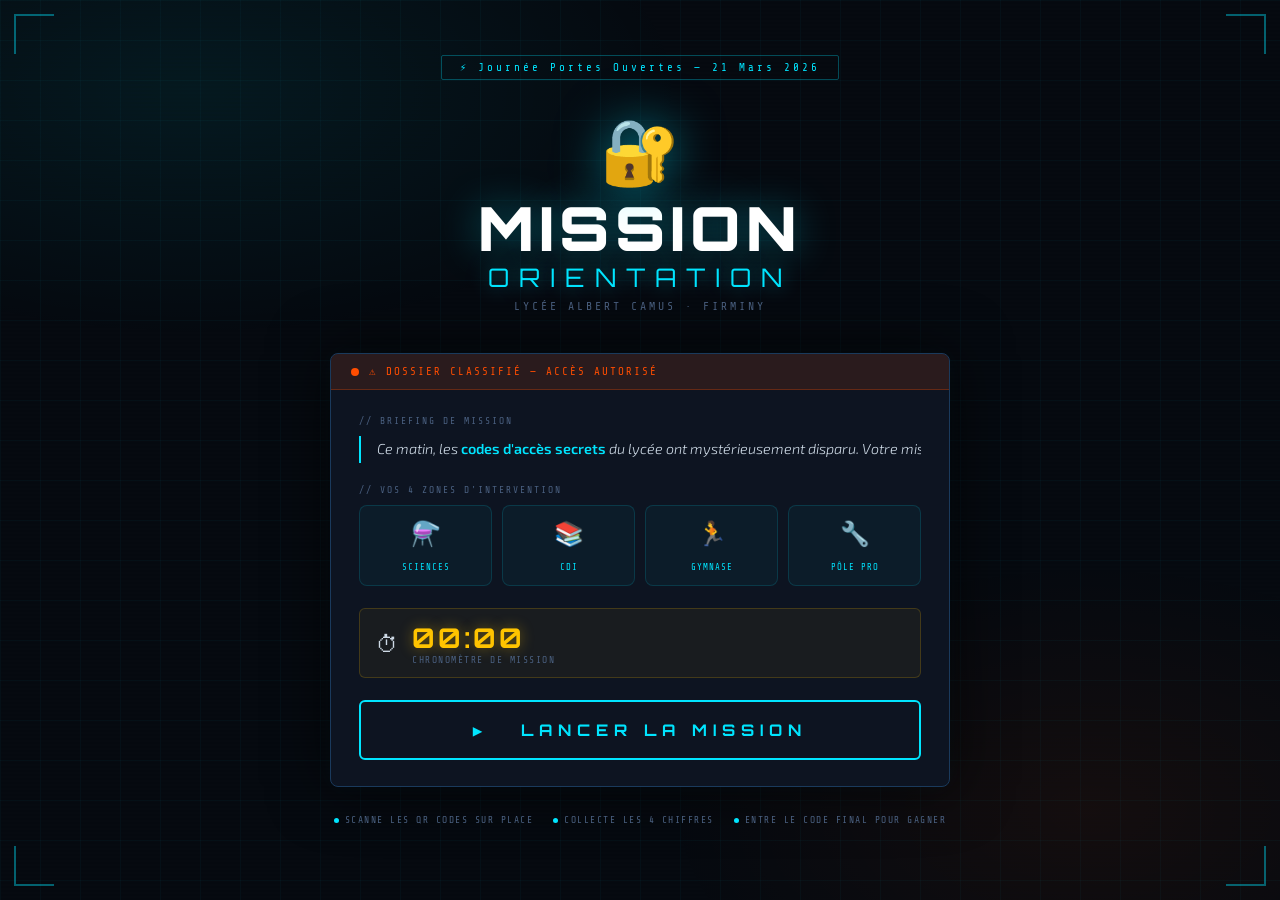
<file: index.html>
<!DOCTYPE html>
<html lang="fr">
<head>
<meta charset="UTF-8">
<meta name="viewport" content="width=device-width, initial-scale=1.0">
<title>Mission Orientation — Lycée Albert Camus</title>
<style>
@import url('https://fonts.googleapis.com/css2?family=Orbitron:wght@400;700;900&family=Share+Tech+Mono&family=Exo+2:ital,wght@0,300;0,400;0,600;1,300&display=swap');

*, *::before, *::after { box-sizing: border-box; margin: 0; padding: 0; }

html, body {
  width: 100%; min-height: 100%;
  background: #060a10 !important;
  color: #cdd9e5;
  font-family: 'Exo 2', sans-serif;
  overflow-x: hidden;
}

/* ── FOND ANIMÉ ── */
.bg-layer {
  position: fixed; inset: 0; z-index: 0; pointer-events: none;
  background:
    radial-gradient(ellipse 70% 50% at 15% 10%, rgba(0,229,255,.07) 0%, transparent 55%),
    radial-gradient(ellipse 60% 50% at 85% 90%, rgba(255,77,0,.06) 0%, transparent 55%);
}
.grid-overlay {
  position: fixed; inset: 0; z-index: 0; pointer-events: none;
  background-image:
    linear-gradient(rgba(0,229,255,.03) 1px, transparent 1px),
    linear-gradient(90deg, rgba(0,229,255,.03) 1px, transparent 1px);
  background-size: 40px 40px;
  animation: gridScroll 25s linear infinite;
}
@keyframes gridScroll { from{background-position:0 0} to{background-position:40px 40px} }

.scanline {
  position: fixed; inset: 0; z-index: 1; pointer-events: none;
  background: linear-gradient(transparent 50%, rgba(0,0,0,.03) 50%);
  background-size: 100% 4px;
}

/* ── COINS ── */
.corner { position: fixed; width: 40px; height: 40px; z-index: 2; pointer-events: none; opacity: .4; }
.c-tl { top:14px; left:14px;   border-top:2px solid #00e5ff; border-left:2px solid #00e5ff; }
.c-tr { top:14px; right:14px;  border-top:2px solid #00e5ff; border-right:2px solid #00e5ff; }
.c-bl { bottom:14px; left:14px;  border-bottom:2px solid #00e5ff; border-left:2px solid #00e5ff; }
.c-br { bottom:14px; right:14px; border-bottom:2px solid #00e5ff; border-right:2px solid #00e5ff; }

/* ── HERO ── */
.hero {
  position: relative; z-index: 2;
  min-height: 100vh;
  display: flex; flex-direction: column;
  align-items: center; justify-content: center;
  padding: 40px 20px 60px;
}

/* ── BADGE ── */
.header-badge {
  font-family: 'Share Tech Mono', monospace; font-size: .68rem;
  letter-spacing: 3px; color: #00e5ff;
  border: 1px solid rgba(0,229,255,.3); padding: 5px 18px;
  border-radius: 2px; margin-bottom: 30px;
  animation: fadeUp .6s .2s ease both;
}

/* ── TITRE ── */
.logo-wrap { text-align: center; margin-bottom: 6px; animation: fadeUp .7s .4s ease both; }
.logo-icon {
  font-size: 4rem; display: block; margin-bottom: 8px;
  filter: drop-shadow(0 0 25px rgba(0,229,255,.5));
  animation: iconPulse 3s ease-in-out infinite;
}
@keyframes iconPulse {
  0%,100% { filter: drop-shadow(0 0 18px rgba(0,229,255,.5)); }
  50%      { filter: drop-shadow(0 0 38px rgba(0,229,255,.95)); }
}
h1 {
  font-family: 'Orbitron', monospace;
  font-size: clamp(2rem,6vw,3.8rem);
  font-weight: 900; letter-spacing: 6px; text-transform: uppercase;
  color: #ffffff; text-shadow: 0 0 40px rgba(0,229,255,.4);
  line-height: 1; animation: glitch 6s infinite;
}
@keyframes glitch {
  0%,90%,100% { text-shadow: 0 0 40px rgba(0,229,255,.4); }
  91% { text-shadow: -3px 0 #ff4d00, 3px 0 #00e5ff; }
  93% { text-shadow:  3px 0 #ff4d00,-3px 0 #00e5ff; }
}
.title-accent {
  color: #00e5ff; display: block;
  font-size: clamp(1rem,3vw,1.6rem); font-weight: 400;
  letter-spacing: 10px; margin-top: 6px;
  text-shadow: 0 0 20px rgba(0,229,255,.5);
}
.lycee-name {
  font-family: 'Share Tech Mono', monospace; font-size: .72rem;
  color: #4a6080; letter-spacing: 3px; margin-top: 10px;
  text-transform: uppercase;
}

/* ── DOSSIER ── */
.dossier {
  margin-top: 34px; width: 100%; max-width: 620px;
  background: #0d1421;
  border: 1px solid #1a3a5c;
  border-radius: 8px; overflow: hidden;
  animation: fadeUp .7s .7s ease both;
  box-shadow: 0 0 60px rgba(0,0,0,.7), 0 0 20px rgba(0,229,255,.04);
}
.dossier-header {
  background: rgba(255,77,0,.12);
  border-bottom: 1px solid rgba(255,77,0,.28);
  padding: 11px 20px; display: flex; align-items: center; gap: 10px;
}
.dot-alert {
  width: 8px; height: 8px; border-radius: 50%;
  background: #ff4d00; animation: blink 1.5s ease-in-out infinite;
}
@keyframes blink { 0%,100%{opacity:1} 50%{opacity:.15} }
.dossier-header-txt {
  font-family: 'Share Tech Mono', monospace; font-size: .68rem;
  letter-spacing: 2px; color: #ff4d00; text-transform: uppercase;
}
.dossier-body { padding: 26px 28px; }

/* ── CONTENU ── */
.s-label {
  font-family: 'Share Tech Mono', monospace; font-size: .6rem;
  letter-spacing: 2px; color: #4a6080; text-transform: uppercase;
  margin-bottom: 10px;
}
.scenario-txt {
  font-size: .9rem; line-height: 1.85; font-style: italic; font-weight: 300;
  border-left: 2px solid #00e5ff; padding-left: 16px; margin-bottom: 22px;
  color: #cdd9e5; overflow: hidden; white-space: nowrap;
  animation: typing 2.5s steps(120,end) 1.2s both, blink-cur .8s step-end 1.2s 4;
}
.scenario-txt strong { color: #00e5ff; font-style: normal; font-weight: 600; }
@media(max-width:520px){ .scenario-txt{ white-space:normal; animation:none; } }
@keyframes typing    { from{width:0} to{width:100%} }
@keyframes blink-cur { 50%{border-left-color:transparent} }

/* ── MISSIONS CHIPS ── */
.missions-row {
  display: grid; grid-template-columns: repeat(4,1fr);
  gap: 10px; margin-bottom: 22px;
}
.m-chip {
  background: rgba(0,229,255,.04);
  border: 1px solid rgba(0,229,255,.14);
  border-radius: 8px; padding: 12px 6px; text-align: center;
  transition: all .3s; cursor: default;
}
.m-chip:hover {
  border-color: rgba(0,229,255,.4);
  background: rgba(0,229,255,.09);
  transform: translateY(-3px);
  box-shadow: 0 6px 20px rgba(0,0,0,.3);
}
.m-icon { font-size: 1.5rem; display: block; margin-bottom: 6px; }
.m-name {
  font-family: 'Share Tech Mono', monospace; font-size: .56rem;
  letter-spacing: 1px; color: #00e5ff; text-transform: uppercase;
}

/* ── TIMER ── */
.timer-row {
  display: flex; align-items: center; gap: 14px; margin-bottom: 22px;
  padding: 12px 16px;
  background: rgba(255,196,0,.05);
  border: 1px solid rgba(255,196,0,.18);
  border-radius: 6px;
}
.timer-display {
  font-family: 'Orbitron', monospace; font-size: 1.7rem;
  font-weight: 700; color: #ffc400; letter-spacing: 3px;
  text-shadow: 0 0 14px rgba(255,196,0,.4);
}
.timer-lbl {
  font-family: 'Share Tech Mono', monospace; font-size: .6rem;
  color: #4a6080; letter-spacing: 1.5px; text-transform: uppercase;
}

/* ── BTN START ── */
.btn-start {
  display: block; width: 100%; padding: 18px;
  background: transparent;
  border: 2px solid #00e5ff;
  border-radius: 6px; color: #00e5ff;
  font-family: 'Orbitron', monospace; font-size: 1rem; font-weight: 700;
  letter-spacing: 6px; text-transform: uppercase; cursor: pointer;
  position: relative; overflow: hidden; transition: color .3s;
  text-decoration: none; text-align: center;
}
.btn-start::before {
  content: ''; position: absolute; inset: 0;
  background: #00e5ff; transform: translateX(-101%);
  transition: transform .35s ease; z-index: 0;
}
.btn-start:hover::before { transform: translateX(0); }
.btn-start:hover { color: #060a10; }
.btn-start span { position: relative; z-index: 1; }

/* ── FOOTER ── */
.footer-hints {
  margin-top: 28px; display: flex; gap: 20px; flex-wrap: wrap;
  justify-content: center; animation: fadeUp .6s 1s ease both;
}
.hint-item {
  font-family: 'Share Tech Mono', monospace; font-size: .6rem;
  color: #4a6080; letter-spacing: 1.5px;
  display: flex; align-items: center; gap: 6px; text-transform: uppercase;
}
.h-dot {
  width: 5px; height: 5px; border-radius: 50%;
  background: #00e5ff; animation: blink 2s ease-in-out infinite;
}

/* ── ANIMATIONS ── */
@keyframes fadeUp { from{opacity:0;transform:translateY(20px)} to{opacity:1;transform:translateY(0)} }

@media(max-width:480px) {
  .missions-row { grid-template-columns: repeat(2,1fr); }
  .dossier-body { padding: 20px 16px; }
  .footer-hints { gap: 12px; }
}
</style>
</head>
<body>

<!-- Fond -->
<div class="bg-layer"></div>
<div class="grid-overlay"></div>
<div class="scanline"></div>
<div class="corner c-tl"></div>
<div class="corner c-tr"></div>
<div class="corner c-bl"></div>
<div class="corner c-br"></div>

<div class="hero">

  <div class="header-badge">⚡ Journée Portes Ouvertes — 21 Mars 2026</div>

  <div class="logo-wrap">
    <span class="logo-icon">🔐</span>
    <h1>Mission<span class="title-accent">Orientation</span></h1>
    <p class="lycee-name">Lycée Albert Camus · Firminy</p>
  </div>

  <div class="dossier">
    <div class="dossier-header">
      <div class="dot-alert"></div>
      <span class="dossier-header-txt">⚠ Dossier classifié — Accès autorisé</span>
    </div>
    <div class="dossier-body">

      <p class="s-label">// Briefing de mission</p>
      <p class="scenario-txt">
        Ce matin, les <strong>codes d'accès secrets</strong> du lycée ont mystérieusement disparu.
        Votre mission : résoudre <strong>4 énigmes</strong> dans les salles du lycée
        pour reconstituer le <strong>code final</strong> et sauver la situation !
      </p>

      <p class="s-label">// Vos 4 zones d'intervention</p>
      <div class="missions-row">
        <div class="m-chip"><span class="m-icon">⚗️</span><span class="m-name">Sciences</span></div>
        <div class="m-chip"><span class="m-icon">📚</span><span class="m-name">CDI</span></div>
        <div class="m-chip"><span class="m-icon">🏃</span><span class="m-name">Gymnase</span></div>
        <div class="m-chip"><span class="m-icon">🔧</span><span class="m-name">Pôle Pro</span></div>
      </div>

      <div class="timer-row">
        <span style="font-size:1.4rem">⏱</span>
        <div>
          <div class="timer-display" id="home-timer">00:00</div>
          <div class="timer-lbl">Chronomètre de mission</div>
        </div>
      </div>

      <a href="plan.html" class="btn-start" onclick="launchMission()">
        <span>▶ &nbsp; Lancer la mission</span>
      </a>

    </div>
  </div>

  <div class="footer-hints">
    <div class="hint-item"><div class="h-dot"></div> Scanne les QR codes sur place</div>
    <div class="hint-item"><div class="h-dot"></div> Collecte les 4 chiffres</div>
    <div class="hint-item"><div class="h-dot"></div> Entre le code final pour gagner</div>
  </div>

</div>

<script src="script.js"></script>
<script>
let homeTimer;
function startHomeTimer() {
  function tick() {
    const start = parseInt(localStorage.getItem('missionStart') || Date.now());
    const s = Math.floor((Date.now() - start) / 1000);
    document.getElementById('home-timer').textContent =
      `${String(Math.floor(s/60)).padStart(2,'0')}:${String(s%60).padStart(2,'0')}`;
  }
  tick(); homeTimer = setInterval(tick, 1000);
}
if (localStorage.getItem('missionStart')) startHomeTimer();

function launchMission() {
  if(typeof resetAll === 'function') resetAll();
  else { localStorage.removeItem('missionProgress'); localStorage.removeItem('missionStart'); }
  localStorage.setItem('missionStart', Date.now());
  clearInterval(homeTimer);
}
</script>
</body>
</html>
</file>
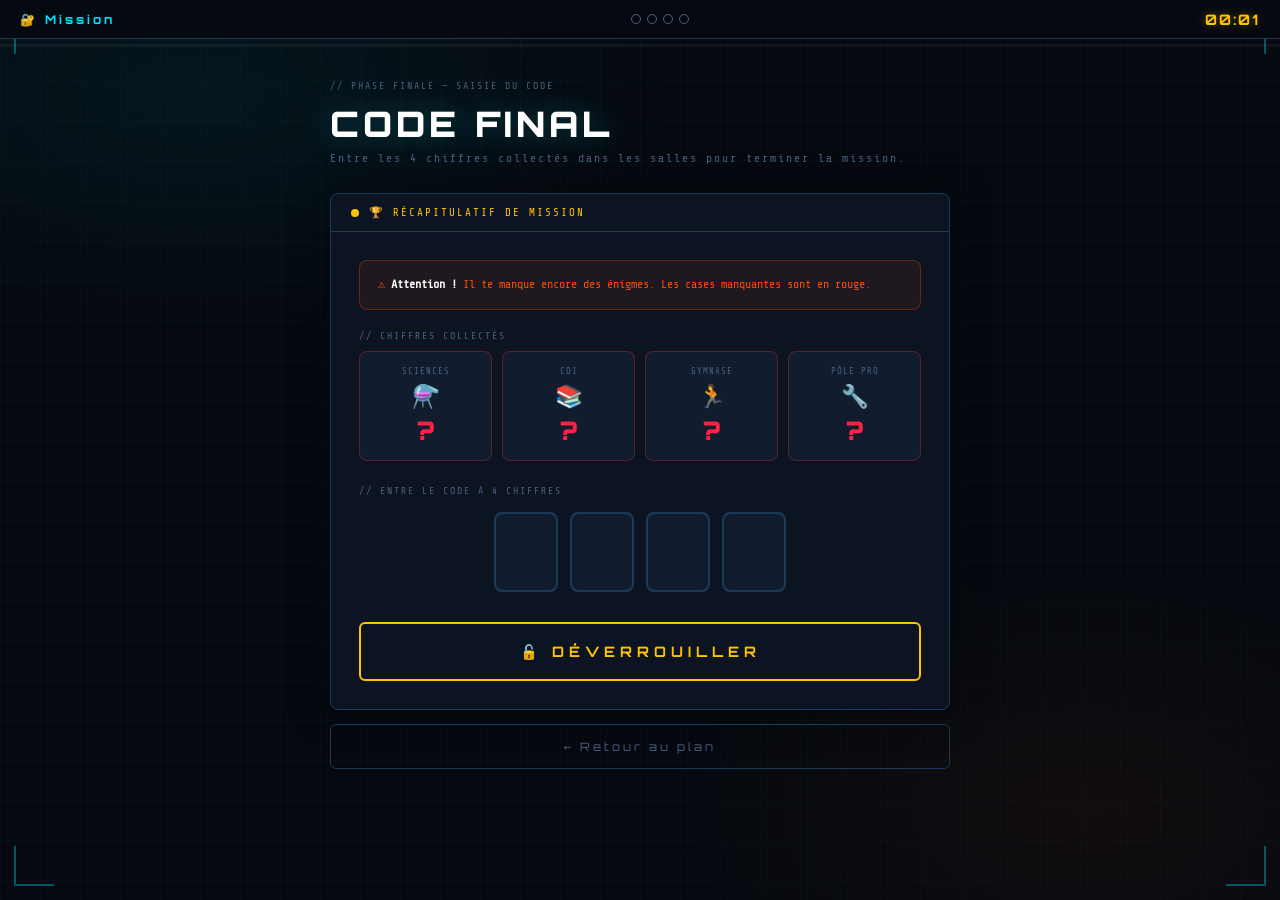
<file: code-final.html>
<!DOCTYPE html>
<html lang="fr">
<head>
<meta charset="UTF-8">
<meta name="viewport" content="width=device-width, initial-scale=1.0">
<title>Code Final — Mission Orientation</title>
<link rel="stylesheet" href="style-global.css">
<link rel="stylesheet" href="code-final.css">
</head>
<body>

<!-- Overlay victoire -->
<div class="victory-overlay" id="victory">
  <div class="confetti-wrap" id="confetti"></div>
  <div class="v-badge">✓ Mission accomplie</div>
  <div class="v-icon">🏆</div>
  <div class="v-title">ACCÈS RÉTABLI !</div>
  <div class="v-code-label">// code secret validé</div>
  <div class="v-code" id="v-code">— — — —</div>
  <div class="v-time">
    <div class="v-time-val" id="v-time">--:--</div>
    <div class="v-time-label">Temps de mission</div>
  </div>
  <div class="v-msg">🎓 Félicitations ! Tu connais maintenant le lycée Albert Camus sous toutes ses coutures. Passe à l'accueil pour recevoir ton <strong>badge de super-agent orienté</strong> ! 🎉</div>
  <div class="v-btn"><a href="index.html" onclick="resetAll()">↺ Nouvelle partie</a></div>
</div>

<div class="page-wrapper">
<div style="width:100%;max-width:620px">

  <p class="section-label fade-up">// phase finale — saisie du code</p>
  <h1 class="page-title fade-up d1">CODE FINAL</h1>
  <p class="page-subtitle fade-up d2">Entre les 4 chiffres collectés dans les salles pour terminer la mission.</p>

  <div class="card fade-up d2">
    <div class="card-header">
      <div class="dot-blink" style="background:var(--gold)"></div>
      <span class="card-header-label" style="color:var(--gold)">🏆 Récapitulatif de mission</span>
    </div>
    <div class="card-body">

      <div class="alert-missing" id="alert-missing">
        ⚠ <strong>Attention !</strong> Il te manque encore des énigmes. Les cases manquantes sont en rouge.
      </div>

      <p class="section-label">// chiffres collectés</p>
      <div class="recap-grid" id="recap"></div>

      <p class="section-label" style="margin-top:20px">// entre le code à 4 chiffres</p>
      <div class="code-inputs">
        <input type="number" class="code-digit" id="d0" min="0" max="9">
        <input type="number" class="code-digit" id="d1" min="0" max="9">
        <input type="number" class="code-digit" id="d2" min="0" max="9">
        <input type="number" class="code-digit" id="d3" min="0" max="9">
      </div>

      <button class="btn-unlock" onclick="submit()"><span>🔓 DÉVERROUILLER</span></button>
      <div class="feedback fb-error" id="fb-error"></div>

    </div>
  </div>
  <a href="plan.html" class="btn-back fade-up d4">← Retour au plan</a>

</div>
</div>

<script src="script.js"></script>
<script>
initPage();
const CODE=['6','4','3','4'];
const ROOMS=[
  {id:'sciences',icon:'⚗️',label:'Sciences'},
  {id:'cdi',     icon:'📚',label:'CDI'},
  {id:'gymnase', icon:'🏃',label:'Gymnase'},
  {id:'pro',     icon:'🔧',label:'Pôle Pro'},
];

function renderRecap(){
  const p=getProg();let miss=false;
  document.getElementById('recap').innerHTML=ROOMS.map((r,i)=>{
    const d=p[r.id];const ok=d!==undefined;if(!ok)miss=true;
    return`<div class="recap-cell ${ok?'acquired':'missing'}">
      <div class="recap-room">${r.label}</div>
      <span class="recap-icon">${r.icon}</span>
      <div class="recap-digit">${ok?d:'?'}</div>
    </div>`;
  }).join('');
  if(miss)document.getElementById('alert-missing').style.display='block';
  // Pré-remplir
  ROOMS.forEach((r,i)=>{
    const d=getProg()[r.id];
    if(d!==undefined){
      const inp=document.getElementById(`d${i}`);
      inp.value=d;inp.classList.add('auto');inp.readOnly=true;
    }
  });
}

// navigation clavier
[0,1,2,3].forEach((i,_,a)=>{
  const inp=document.getElementById(`d${i}`);
  inp.addEventListener('input',()=>{if(inp.value.length>=1&&i<3)document.getElementById(`d${i+1}`).focus();});
  inp.addEventListener('keydown',e=>{if(e.key==='Enter')submit();if(e.key==='Backspace'&&!inp.value&&i>0)document.getElementById(`d${i-1}`).focus();});
});

function submit(){
  const vals=[0,1,2,3].map(i=>document.getElementById(`d${i}`).value.trim());
  document.getElementById('fb-error').style.display='none';
  [0,1,2,3].forEach(i=>document.getElementById(`d${i}`).classList.remove('error','win'));
  if(vals.some(v=>v==='')){
    document.getElementById('fb-error').style.display='block';
    document.getElementById('fb-error').textContent='❌ Remplis les 4 cases avant de valider !';return;
  }
  if(JSON.stringify(vals)===JSON.stringify(CODE)){
    [0,1,2,3].forEach(i=>document.getElementById(`d${i}`).classList.add('win'));
    setTimeout(victory,600);
  } else {
    [0,1,2,3].forEach(i=>{if(!document.getElementById(`d${i}`).readOnly)document.getElementById(`d${i}`).classList.add('error');});
    setTimeout(()=>[0,1,2,3].forEach(i=>document.getElementById(`d${i}`).classList.remove('error')),500);
    document.getElementById('fb-error').style.display='block';
    document.getElementById('fb-error').textContent='❌ Code incorrect ! Vérifie tes chiffres.';
  }
}

function victory(){
  const s=Math.floor((Date.now()-parseInt(localStorage.getItem('missionStart')||Date.now()))/1000);
  document.getElementById('v-time').textContent=`${String(Math.floor(s/60)).padStart(2,'0')}:${String(s%60).padStart(2,'0')}`;
  document.getElementById('v-code').textContent=CODE.join(' — ');
  // Confettis
  const colors=['#00e5ff','#ffc400','#22c55e','#ff4d00','#a855f7'];
  const wrap=document.getElementById('confetti');
  for(let i=0;i<70;i++){
    const p=document.createElement('div');p.className='particle';
    p.style.cssText=`left:${Math.random()*100}%;width:${4+Math.random()*6}px;height:${4+Math.random()*6}px;background:${colors[~~(Math.random()*5)]};border-radius:${Math.random()>.5?'50%':'2px'};animation-duration:${2+Math.random()*3}s;animation-delay:${Math.random()*2}s;`;
    wrap.appendChild(p);
  }
  document.getElementById('victory').classList.add('visible');
}

renderRecap();
</script>
</body>
</html>
</file>
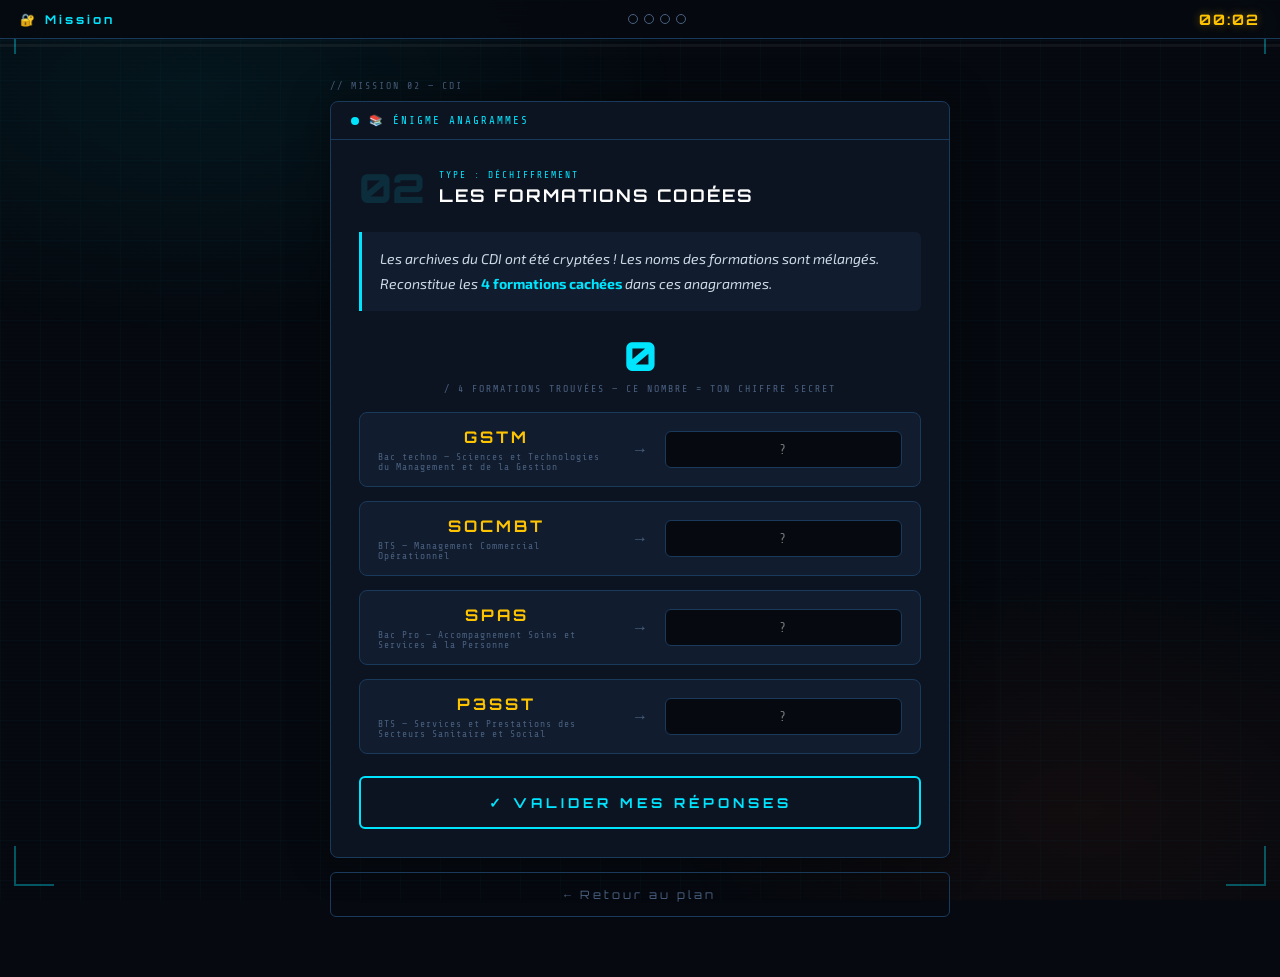
<file: enigme-cdi.html>
<!DOCTYPE html>
<html lang="fr">
<head>
<meta charset="UTF-8">
<meta name="viewport" content="width=device-width, initial-scale=1.0">
<title>Énigme CDI — Mission Orientation</title>
<link rel="stylesheet" href="style-global.css">
<link rel="stylesheet" href="enigmes.css">
</head>
<body>
<div class="page-wrapper">
<div style="width:100%;max-width:620px">

  <p class="section-label fade-up">// mission 02 — CDI</p>

  <div class="card fade-up d1">
    <div class="card-header">
      <div class="dot-blink" style="background:var(--accent)"></div>
      <span class="card-header-label" style="color:var(--accent)">📚 Énigme Anagrammes</span>
    </div>
    <div class="card-body">

      <div class="enigme-header">
        <div class="enigme-num">02</div>
        <div>
          <div class="enigme-tag">Type : Déchiffrement</div>
          <div class="enigme-title">LES FORMATIONS CODÉES</div>
        </div>
      </div>

      <div class="enigme-context">
        Les archives du CDI ont été cryptées ! Les noms des formations sont mélangés.
        Reconstitue les <strong>4 formations cachées</strong> dans ces anagrammes.
      </div>

      <div class="count-display">
        <div class="count-num" id="count">0</div>
        <div class="count-label">/ 4 formations trouvées — ce nombre = ton chiffre secret</div>
      </div>

      <div class="anagram-list" id="anagram-list"></div>

      <button class="btn-action" onclick="verifyAll()"><span>✓ VALIDER MES RÉPONSES</span></button>
      <div class="feedback fb-error" id="fb-error"></div>
      <div class="feedback fb-ok"    id="fb-ok"></div>
      <div class="already-done" id="already">✓ Déjà résolue ! Chiffre : <strong id="already-d"></strong></div>

    </div>
  </div>
  <a href="plan.html" class="btn-back fade-up d3">← Retour au plan</a>

</div>
</div>

<script src="script.js"></script>
<script>
initPage();
const ID='cdi';
const DATA=[
  {sc:'GSTM',   ans:'STMG',    hint:'Bac techno — Sciences et Technologies du Management et de la Gestion'},
  {sc:'SOCMBT', ans:'BTS MCO', hint:'BTS — Management Commercial Opérationnel'},
  {sc:'SPAS',   ans:'ASSP',    hint:'Bac Pro — Accompagnement Soins et Services à la Personne'},
  {sc:'P3SST',  ans:'SP3S',    hint:'BTS — Services et Prestations des Secteurs Sanitaire et Social'},
];
if(isSolved(ID)){document.getElementById('already').style.display='block';document.getElementById('already-d').textContent=getProg()[ID];}

function norm(s){return s.trim().toUpperCase().replace(/\s+/g,' ');}
function render(){
  document.getElementById('anagram-list').innerHTML=DATA.map((d,i)=>`
    <div class="anagram-row" id="row${i}">
      <div><div class="anagram-scrambled">${d.sc}</div><div class="anagram-hint">${d.hint}</div></div>
      <div class="anagram-arrow">→</div>
      <div><input type="text" class="anagram-input" id="inp${i}" placeholder="?" maxlength="10"
        oninput="checkOne(${i})" onkeydown="if(event.key==='Enter')verifyAll()"></div>
    </div>`).join('');
}
function checkOne(i){
  const v=norm(document.getElementById(`inp${i}`).value);
  const el=document.getElementById(`inp${i}`);
  el.classList.remove('correct','wrong');
  if(v===DATA[i].ans){el.classList.add('correct');document.getElementById(`row${i}`).classList.add('solved');}
  document.getElementById('count').textContent=DATA.filter((_,j)=>norm(document.getElementById(`inp${j}`).value)===DATA[j].ans).length;
}
function verifyAll(){
  const n=parseInt(document.getElementById('count').textContent);
  document.getElementById('fb-error').style.display='none';
  document.getElementById('fb-ok').style.display='none';
  DATA.forEach((_,i)=>{
    const el=document.getElementById(`inp${i}`);
    if(norm(el.value)!==DATA[i].ans){el.classList.add('wrong');setTimeout(()=>el.classList.remove('wrong'),500);}
  });
  if(n===4){
    document.getElementById('fb-ok').style.display='block';
    document.getElementById('fb-ok').textContent=`✅ Parfait ! 4 formations trouvées. Ton chiffre secret est 4 !`;
    setProg(ID,'4');
    setTimeout(()=>showSuccess({icon:'📚',title:'MISSION ACCOMPLIE !',digit:'4',sub:'Les 4 formations décodées. Note ce chiffre pour le code final !',nextUrl:'plan.html',nextLabel:'→ Retour au plan'}),800);
  } else {
    document.getElementById('fb-error').style.display='block';
    document.getElementById('fb-error').textContent=`❌ ${n}/4 correctes. Continue à chercher !`;
  }
}
render();
</script>
</body>
</html>
</file>
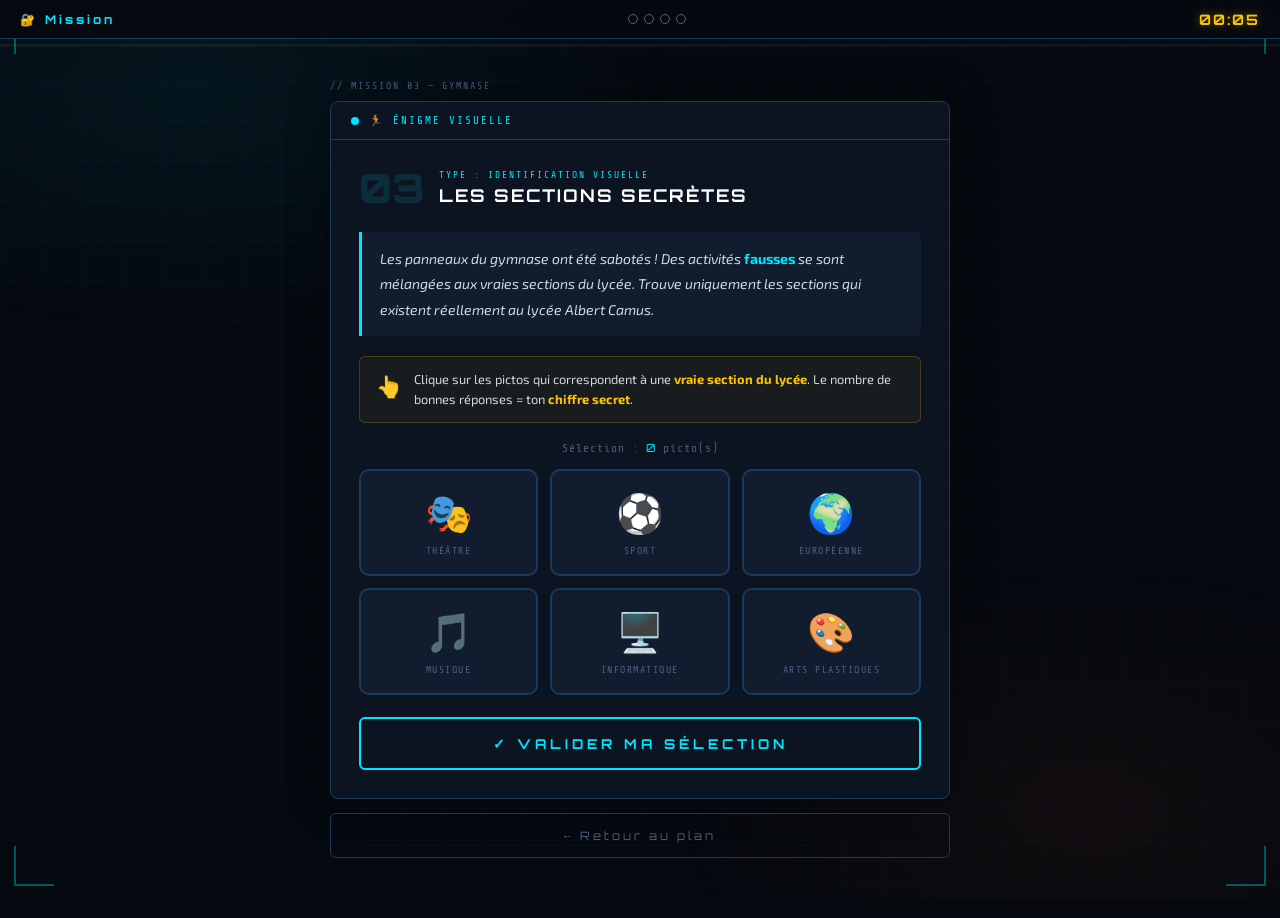
<file: enigme-gymnase.html>
<!DOCTYPE html>
<html lang="fr">
<head>
<meta charset="UTF-8">
<meta name="viewport" content="width=device-width, initial-scale=1.0">
<title>Énigme Gymnase — Mission Orientation</title>
<link rel="stylesheet" href="style-global.css">
<link rel="stylesheet" href="enigmes.css">
</head>
<body>
<div class="page-wrapper">
<div style="width:100%;max-width:620px">

  <p class="section-label fade-up">// mission 03 — gymnase</p>

  <div class="card fade-up d1">
    <div class="card-header">
      <div class="dot-blink" style="background:var(--accent)"></div>
      <span class="card-header-label" style="color:var(--accent)">🏃 Énigme Visuelle</span>
    </div>
    <div class="card-body">

      <div class="enigme-header">
        <div class="enigme-num">03</div>
        <div>
          <div class="enigme-tag">Type : Identification visuelle</div>
          <div class="enigme-title">LES SECTIONS SECRÈTES</div>
        </div>
      </div>

      <div class="enigme-context">
        Les panneaux du gymnase ont été sabotés ! Des activités <strong>fausses</strong> se sont
        mélangées aux vraies sections du lycée. Trouve uniquement les sections qui existent
        réellement au lycée Albert Camus.
      </div>

      <div class="instr-box">
        <span class="instr-icon">👆</span>
        <p>Clique sur les pictos qui correspondent à une <strong>vraie section du lycée</strong>.
        Le nombre de bonnes réponses = ton <strong>chiffre secret</strong>.</p>
      </div>

      <p class="sel-count">Sélection : <span id="sel-n">0</span> picto(s)</p>

      <div class="picto-grid" id="picto-grid"></div>

      <button class="btn-action" onclick="verify()"><span>✓ VALIDER MA SÉLECTION</span></button>
      <div class="feedback fb-error" id="fb-error"></div>
      <div class="feedback fb-ok"    id="fb-ok"></div>
      <div class="already-done" id="already">✓ Déjà résolue ! Chiffre : <strong id="already-d"></strong></div>

    </div>
  </div>
  <a href="plan.html" class="btn-back fade-up d3">← Retour au plan</a>

</div>
</div>

<script src="script.js"></script>
<script>
initPage();
const ID='gymnase', REP='3';
if(isSolved(ID)){document.getElementById('already').style.display='block';document.getElementById('already-d').textContent=getProg()[ID];}

const PICTOS=[
  {e:'🎭',n:'Théâtre',     ok:true },
  {e:'⚽',n:'Sport',        ok:true },
  {e:'🌍',n:'Européenne',   ok:true },
  {e:'🎵',n:'Musique',      ok:false},
  {e:'🎨',n:'Arts Plastiques',ok:false},
  {e:'🖥️',n:'Informatique', ok:false},
].sort(()=>Math.random()-.5);

const sel=new Set();
function render(){
  document.getElementById('picto-grid').innerHTML=PICTOS.map((p,i)=>`
    <div class="picto-card" id="pc${i}" onclick="toggle(${i})">
      <span class="picto-check">✓</span>
      <span class="picto-emoji">${p.e}</span>
      <div class="picto-name">${p.n}</div>
    </div>`).join('');
}
function toggle(i){
  const card=document.getElementById(`pc${i}`);
  if(sel.has(i)){sel.delete(i);card.classList.remove('selected');}
  else{sel.add(i);card.classList.add('selected');}
  document.getElementById('sel-n').textContent=sel.size;
}
function verify(){
  const ok=[...sel].filter(i=>PICTOS[i].ok).length;
  const bad=[...sel].filter(i=>!PICTOS[i].ok).length;
  document.getElementById('fb-error').style.display='none';
  document.getElementById('fb-ok').style.display='none';
  if(ok===3&&bad===0){
    document.getElementById('fb-ok').style.display='block';
    document.getElementById('fb-ok').textContent='✅ Parfait ! 3 sections identifiées. Chiffre secret : 3 !';
    setProg(ID,REP);
    setTimeout(()=>showSuccess({icon:'🏃',title:'MISSION ACCOMPLIE !',digit:REP,sub:'Sport, Théâtre, Européenne — les 3 sections trouvées !',nextUrl:'plan.html',nextLabel:'→ Retour au plan'}),800);
  } else {
    document.getElementById('fb-error').style.display='block';
    document.getElementById('fb-error').textContent=bad>0?`❌ Tu as sélectionné ${bad} intrus. Relis bien !`:`❌ Il te manque ${3-ok} section(s). Cherche encore !`;
  }
}
render();
</script>
</body>
</html>
</file>
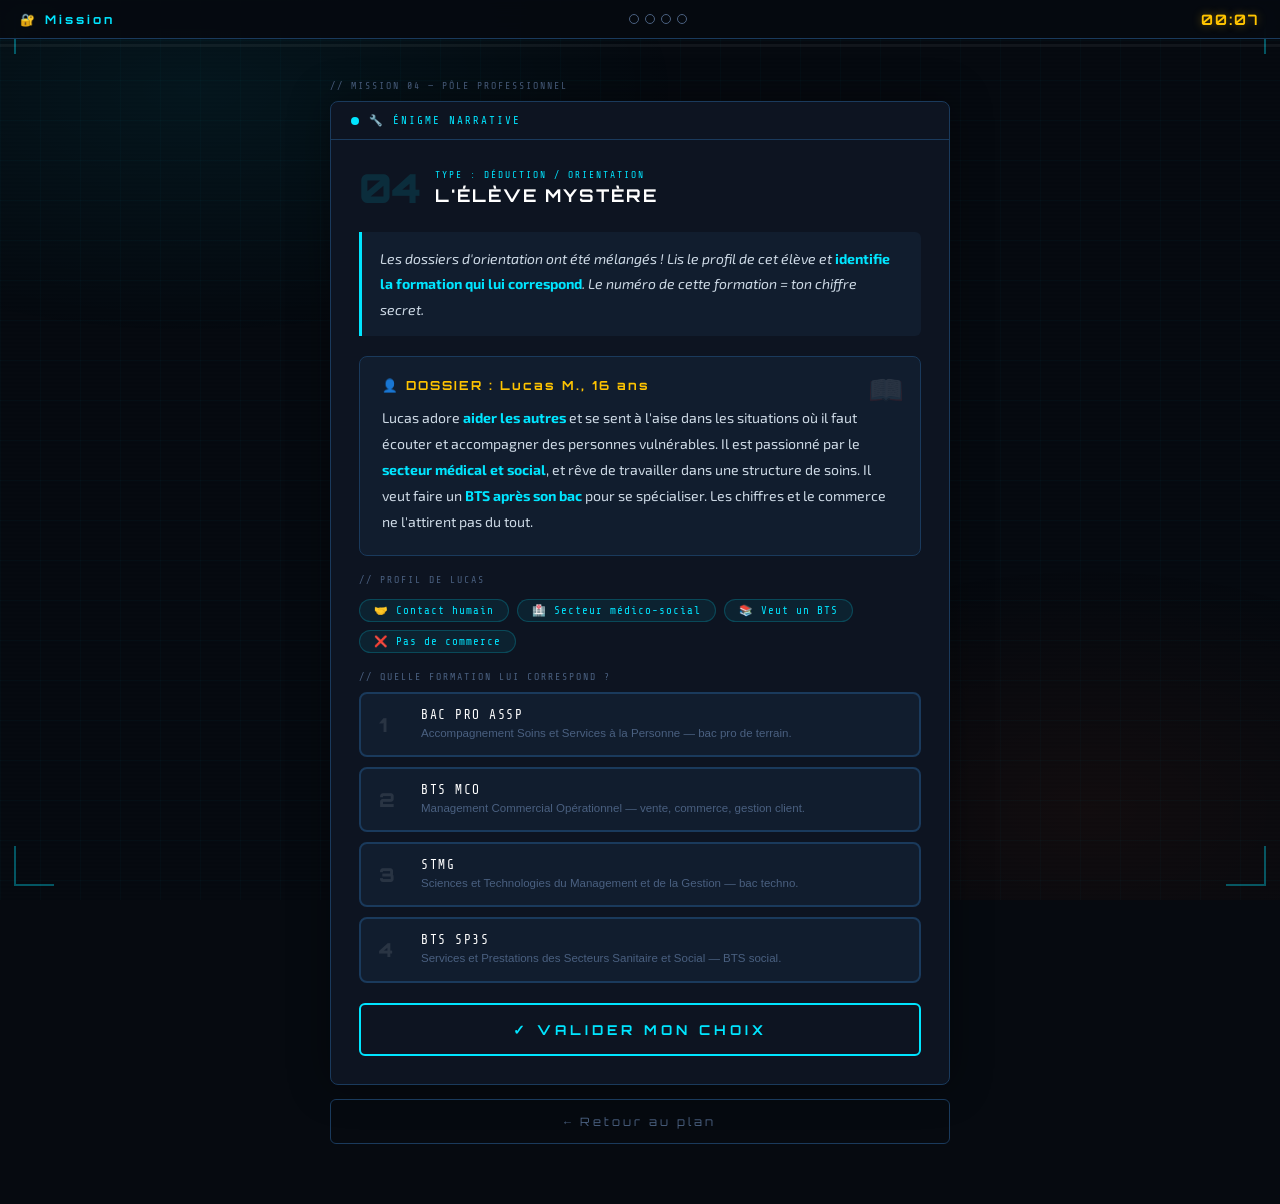
<file: enigme-pro.html>
<!DOCTYPE html>
<html lang="fr">
<head>
<meta charset="UTF-8">
<meta name="viewport" content="width=device-width, initial-scale=1.0">
<title>Énigme Pôle Pro — Mission Orientation</title>
<link rel="stylesheet" href="style-global.css">
<link rel="stylesheet" href="enigmes.css">
</head>
<body>
<div class="page-wrapper">
<div style="width:100%;max-width:620px">

  <p class="section-label fade-up">// mission 04 — pôle professionnel</p>

  <div class="card fade-up d1">
    <div class="card-header">
      <div class="dot-blink" style="background:var(--accent)"></div>
      <span class="card-header-label" style="color:var(--accent)">🔧 Énigme Narrative</span>
    </div>
    <div class="card-body">

      <div class="enigme-header">
        <div class="enigme-num">04</div>
        <div>
          <div class="enigme-tag">Type : Déduction / Orientation</div>
          <div class="enigme-title">L'ÉLÈVE MYSTÈRE</div>
        </div>
      </div>

      <div class="enigme-context">
        Les dossiers d'orientation ont été mélangés ! Lis le profil de cet élève et
        <strong>identifie la formation qui lui correspond</strong>.
        Le numéro de cette formation = ton chiffre secret.
      </div>

      <div class="story-box">
        <div class="story-watermark">📖</div>
        <div class="story-name">👤 DOSSIER : Lucas M., 16 ans</div>
        <div class="story-text">
          Lucas adore <strong>aider les autres</strong> et se sent à l'aise dans les situations
          où il faut écouter et accompagner des personnes vulnérables. Il est passionné
          par le <strong>secteur médical et social</strong>, et rêve de travailler dans une
          structure de soins. Il veut faire un <strong>BTS après son bac</strong> pour se
          spécialiser. Les chiffres et le commerce ne l'attirent pas du tout.
        </div>
      </div>

      <p class="section-label">// profil de lucas</p>
      <div class="tags-row">
        <span class="tag-chip">🤝 Contact humain</span>
        <span class="tag-chip">🏥 Secteur médico-social</span>
        <span class="tag-chip">📚 Veut un BTS</span>
        <span class="tag-chip">❌ Pas de commerce</span>
      </div>

      <p class="section-label">// quelle formation lui correspond ?</p>
      <div class="choice-list" id="choices"></div>

      <button class="btn-action" onclick="verify()"><span>✓ VALIDER MON CHOIX</span></button>
      <div class="feedback fb-error" id="fb-error"></div>
      <div class="feedback fb-ok"    id="fb-ok"></div>
      <div class="already-done" id="already">✓ Déjà résolue ! Chiffre : <strong id="already-d"></strong></div>

    </div>
  </div>
  <a href="plan.html" class="btn-back fade-up d3">← Retour au plan</a>

</div>
</div>

<script src="script.js"></script>
<script>
initPage();
const ID='pro', REP='4';
if(isSolved(ID)){document.getElementById('already').style.display='block';document.getElementById('already-d').textContent=getProg()[ID];}

const CHOICES=[
  {n:1,title:'BAC PRO ASSP',  desc:'Accompagnement Soins et Services à la Personne — bac pro de terrain.',  ok:false},
  {n:2,title:'BTS MCO',       desc:'Management Commercial Opérationnel — vente, commerce, gestion client.', ok:false},
  {n:3,title:'STMG',          desc:'Sciences et Technologies du Management et de la Gestion — bac techno.',  ok:false},
  {n:4,title:'BTS SP3S',      desc:'Services et Prestations des Secteurs Sanitaire et Social — BTS social.',  ok:true },
];
let sel=null;
function render(){
  document.getElementById('choices').innerHTML=CHOICES.map((c,i)=>`
    <button class="choice-btn" id="ch${i}" onclick="pick(${i})">
      <div class="choice-num">${c.n}</div>
      <div><div class="choice-title">${c.title}</div><div class="choice-desc">${c.desc}</div></div>
    </button>`).join('');
}
function pick(i){
  if(sel!==null)document.getElementById(`ch${sel}`).classList.remove('selected');
  sel=i;document.getElementById(`ch${i}`).classList.add('selected');
}
function verify(){
  document.getElementById('fb-error').style.display='none';
  document.getElementById('fb-ok').style.display='none';
  if(sel===null){document.getElementById('fb-error').style.display='block';document.getElementById('fb-error').textContent='❌ Sélectionne une formation avant de valider !';return;}
  if(CHOICES[sel].ok){
    document.getElementById(`ch${sel}`).classList.add('correct');
    document.getElementById('fb-ok').style.display='block';
    document.getElementById('fb-ok').textContent=`✅ Exact ! Le BTS SP3S correspond à Lucas. Chiffre secret : ${REP} !`;
    setProg(ID,REP);
    setTimeout(()=>showSuccess({icon:'🔧',title:'MISSION ACCOMPLIE !',digit:REP,sub:'Bien joué orienteur ! Lucas ira en BTS SP3S.',nextUrl:'plan.html',nextLabel:'→ Retour au plan'}),800);
  } else {
    document.getElementById(`ch${sel}`).classList.add('wrong');
    document.getElementById('fb-error').style.display='block';
    document.getElementById('fb-error').textContent='❌ Pas tout à fait… Relis le profil. Pense au secteur médico-social et au BTS !';
    setTimeout(()=>{document.getElementById(`ch${sel}`).classList.remove('wrong','selected');sel=null;},800);
  }
}
render();
</script>
</body>
</html>
</file>
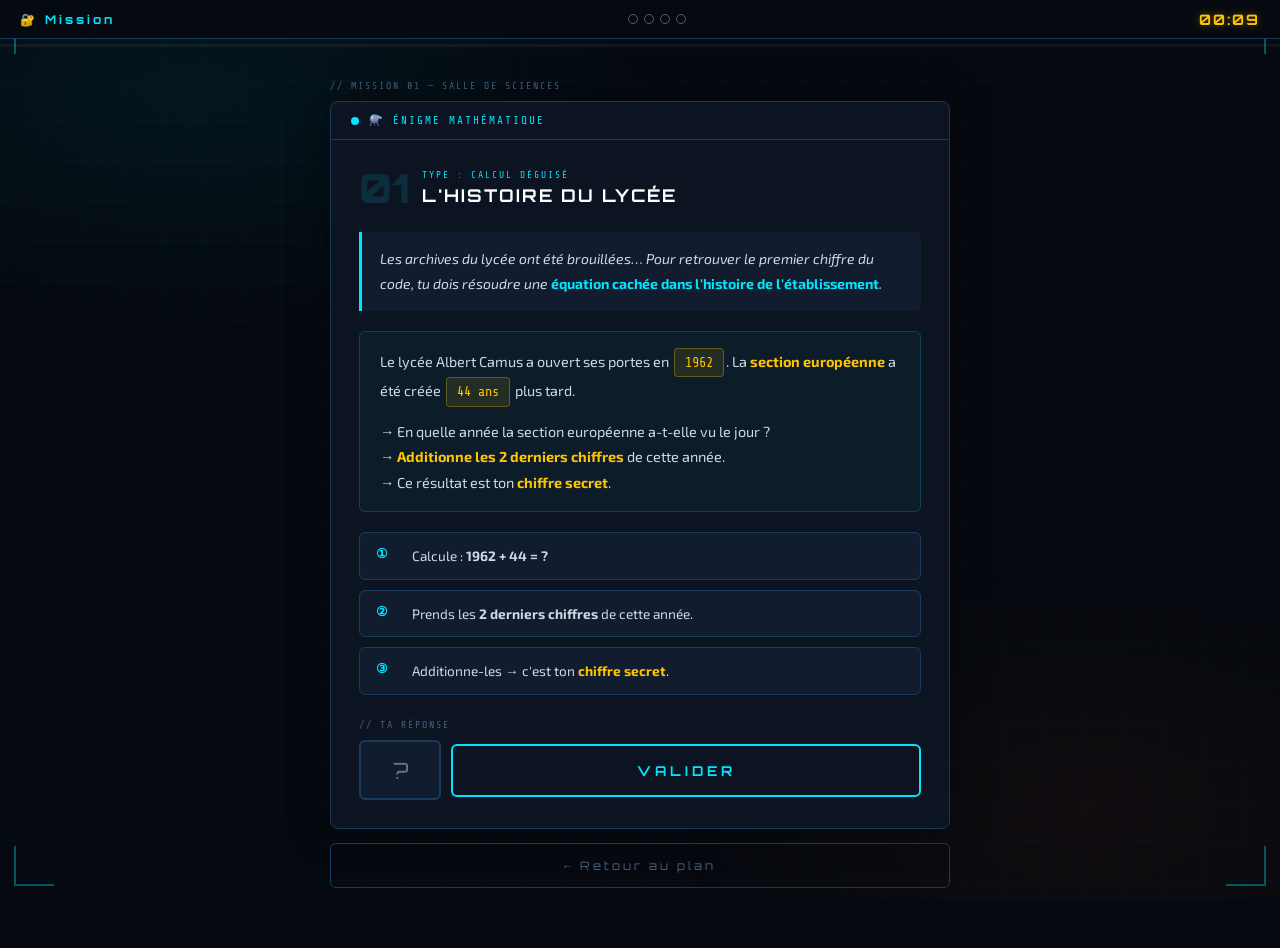
<file: enigme-sciences.html>
<!DOCTYPE html>
<html lang="fr">
<head>
<meta charset="UTF-8">
<meta name="viewport" content="width=device-width, initial-scale=1.0">
<title>Énigme Sciences — Mission Orientation</title>
<link rel="stylesheet" href="style-global.css">
<link rel="stylesheet" href="enigmes.css">
</head>
<body>
<div class="page-wrapper">
<div style="width:100%;max-width:620px">

  <p class="section-label fade-up">// mission 01 — salle de sciences</p>

  <div class="card fade-up d1">
    <div class="card-header">
      <div class="dot-blink" style="background:var(--accent)"></div>
      <span class="card-header-label" style="color:var(--accent)">⚗️ Énigme Mathématique</span>
    </div>
    <div class="card-body">

      <div class="enigme-header">
        <div class="enigme-num">01</div>
        <div>
          <div class="enigme-tag">Type : Calcul déguisé</div>
          <div class="enigme-title">L'HISTOIRE DU LYCÉE</div>
        </div>
      </div>

      <div class="enigme-context">
        Les archives du lycée ont été brouillées… Pour retrouver le premier chiffre du code,
        tu dois résoudre une <strong>équation cachée dans l'histoire de l'établissement</strong>.
      </div>

      <div class="question-box">
        <p>Le lycée Albert Camus a ouvert ses portes en <span class="q-highlight">1962</span>.
        La <strong>section européenne</strong> a été créée <span class="q-highlight">44 ans</span> plus tard.</p>
        <p style="margin-top:12px">→ En quelle année la section européenne a-t-elle vu le jour ?<br>
        → <strong>Additionne les 2 derniers chiffres</strong> de cette année.<br>
        → Ce résultat est ton <strong>chiffre secret</strong>.</p>
      </div>

      <div class="step-list">
        <div class="step"><span class="step-num">①</span><span class="step-text">Calcule : <strong>1962 + 44 = ?</strong></span></div>
        <div class="step"><span class="step-num">②</span><span class="step-text">Prends les <strong>2 derniers chiffres</strong> de cette année.</span></div>
        <div class="step"><span class="step-num">③</span><span class="step-text">Additionne-les → c'est ton <strong style="color:var(--gold)">chiffre secret</strong>.</span></div>
      </div>

      <div class="section-label">// ta réponse</div>
      <div class="answer-row">
        <input type="number" id="ans" class="answer-input" placeholder="?" min="0" max="20">
        <button class="btn-action" onclick="verify()"><span>VALIDER</span></button>
      </div>
      <div class="feedback fb-error" id="fb-error">❌ Mauvaise réponse. Relis bien les étapes !</div>
      <div class="feedback fb-ok"    id="fb-ok">✅ Bravo ! Tu as trouvé le chiffre secret !</div>
      <div class="already-done" id="already">✓ Déjà résolue ! Chiffre : <strong id="already-d"></strong></div>

    </div>
  </div>
  <a href="plan.html" class="btn-back fade-up d3">← Retour au plan</a>

</div>
</div>

<script src="script.js"></script>
<script>
initPage();
const ID='sciences', REP='6'; // 1962+44=2006 → 0+6=6
if(isSolved(ID)){document.getElementById('already').style.display='block';document.getElementById('already-d').textContent=getProg()[ID];}
document.getElementById('ans').addEventListener('keydown',e=>{if(e.key==='Enter')verify();});
function verify(){
  const v=document.getElementById('ans').value.trim();
  const inp=document.getElementById('ans');
  document.getElementById('fb-error').style.display='none';
  document.getElementById('fb-ok').style.display='none';
  inp.classList.remove('error','correct');
  if(v===REP){
    inp.classList.add('correct');
    document.getElementById('fb-ok').style.display='block';
    setProg(ID,REP);
    setTimeout(()=>showSuccess({icon:'⚗️',title:'MISSION ACCOMPLIE !',digit:REP,sub:'Note ce chiffre, tu en auras besoin pour le code final !',nextUrl:'plan.html',nextLabel:'→ Retour au plan'}),800);
  } else {
    inp.classList.add('error');
    document.getElementById('fb-error').style.display='block';
    setTimeout(()=>inp.classList.remove('error'),500);
  }
}
</script>
</body>
</html>
</file>
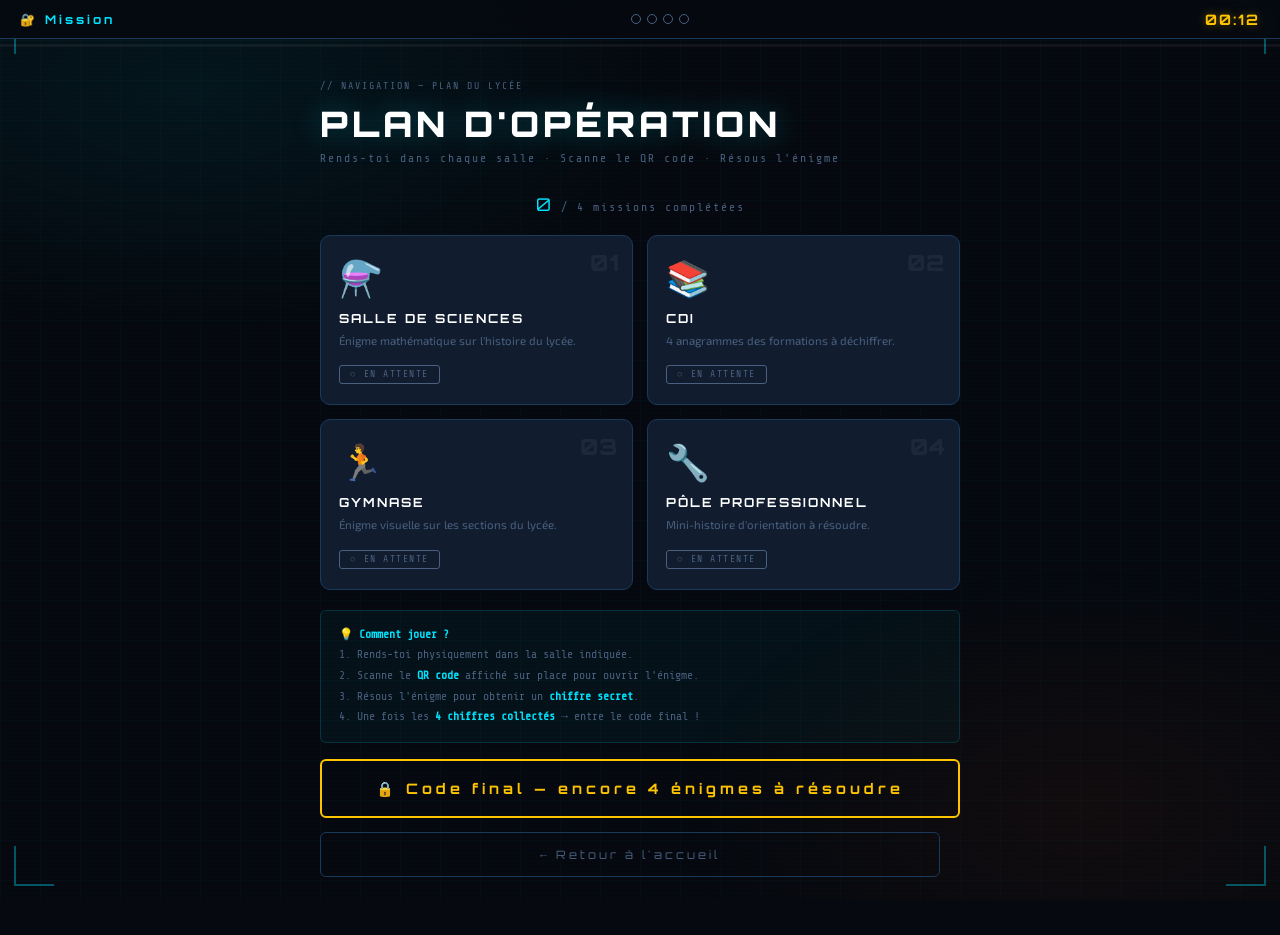
<file: plan.html>
<!DOCTYPE html>
<html lang="fr">
<head>
<meta charset="UTF-8">
<meta name="viewport" content="width=device-width, initial-scale=1.0">
<title>Plan — Mission Orientation</title>
<link rel="stylesheet" href="style-global.css">
<link rel="stylesheet" href="plan.css">
</head>
<body>
<div class="page-wrapper">
  <div style="width:100%;max-width:640px">

    <p class="section-label fade-up">// navigation — plan du lycée</p>
    <h1 class="page-title fade-up d1">PLAN D'OPÉRATION</h1>
    <p class="page-subtitle fade-up d2">Rends-toi dans chaque salle · Scanne le QR code · Résous l'énigme</p>

    <p class="prog-summary fade-up d2"><span id="solved-num">0</span> / 4 missions complétées</p>

    <div class="plan-grid fade-up d3" id="plan-grid"></div>

    <div class="hint-box fade-up d4">
      <strong>💡 Comment jouer ?</strong><br>
      1. Rends-toi physiquement dans la salle indiquée.<br>
      2. Scanne le <strong>QR code</strong> affiché sur place pour ouvrir l'énigme.<br>
      3. Résous l'énigme pour obtenir un <strong>chiffre secret</strong>.<br>
      4. Une fois les <strong>4 chiffres collectés</strong> → entre le code final !
    </div>

    <a href="code-final.html" class="btn-final locked fade-up d5" id="btn-final">
      <span id="btn-final-txt">🔒 Code final — résous d'abord toutes les énigmes</span>
    </a>
    <a href="index.html" class="btn-back fade-up d6">← Retour à l'accueil</a>

  </div>
</div>

<script src="script.js"></script>
<script>
initPage();

const ROOMS=[
  {id:'sciences',icon:'⚗️',name:'SALLE DE SCIENCES',desc:'Énigme mathématique sur l\'histoire du lycée.',file:'enigme-sciences.html',num:'01'},
  {id:'cdi',     icon:'📚',name:'CDI',               desc:'4 anagrammes des formations à déchiffrer.',  file:'enigme-cdi.html',      num:'02'},
  {id:'gymnase', icon:'🏃',name:'GYMNASE',            desc:'Énigme visuelle sur les sections du lycée.', file:'enigme-gymnase.html',  num:'03'},
  {id:'pro',     icon:'🔧',name:'PÔLE PROFESSIONNEL', desc:'Mini-histoire d\'orientation à résoudre.',   file:'enigme-pro.html',      num:'04'}
];

function render(){
  const p=getProg(), n=countSolved();
  document.getElementById('solved-num').textContent=n;
  document.getElementById('plan-grid').innerHTML=ROOMS.map(r=>{
    const done=p[r.id]!==undefined;
    return`<a href="${r.file}" class="room-card${done?' done':''}">
      <span class="room-num">${r.num}</span>
      <span class="room-icon">${r.icon}</span>
      <div class="room-name">${r.name}</div>
      <div class="room-desc">${r.desc}</div>
      <span class="room-status ${done?'s-done':'s-todo'}">${done?'✓ RÉSOLUE — chiffre : '+p[r.id]:'○ EN ATTENTE'}</span>
    </a>`;
  }).join('');
  const btn=document.getElementById('btn-final');
  const txt=document.getElementById('btn-final-txt');
  if(n>=4){btn.classList.remove('locked');txt.textContent='🏆 Entrer le code final!';}
  else{btn.classList.add('locked');txt.textContent=`🔒 Code final — encore ${4-n} énigme${4-n>1?'s':''} à résoudre`;}
}
render();
</script>
</body>
</html>
</file>
<file: style-global.css>
@import url('https://fonts.googleapis.com/css2?family=Orbitron:wght@400;700;900&family=Share+Tech+Mono&family=Exo+2:ital,wght@0,300;0,400;0,600;1,300&display=swap');

/* ── RESET & VARIABLES ── */
*, *::before, *::after { box-sizing: border-box; margin: 0; padding: 0; }

:root {
  --bg:       #060a10;
  --surface:  #0d1421;
  --surface2: #111d2e;
  --border:   #1a3a5c;
  --accent:   #00e5ff;
  --accent2:  #ff4d00;
  --gold:     #ffc400;
  --green:    #22c55e;
  --text:     #cdd9e5;
  --muted:    #4a6080;
  --danger:   #ff2244;
}

html, body {
  width: 100%; min-height: 100%;
  background: var(--bg);
  color: var(--text);
  font-family: 'Exo 2', sans-serif;
  overflow-x: hidden;
}

/* ── FOND ANIMÉ ── */
.bg-layer {
  position: fixed; inset: 0; z-index: 0; pointer-events: none;
  background:
    radial-gradient(ellipse 70% 50% at 15% 10%, rgba(0,229,255,.06) 0%, transparent 55%),
    radial-gradient(ellipse 60% 50% at 85% 90%, rgba(255,77,0,.05) 0%, transparent 55%);
}
.grid-overlay {
  position: fixed; inset: 0; z-index: 0; pointer-events: none;
  background-image:
    linear-gradient(rgba(0,229,255,.025) 1px, transparent 1px),
    linear-gradient(90deg, rgba(0,229,255,.025) 1px, transparent 1px);
  background-size: 40px 40px;
  animation: gridScroll 25s linear infinite;
}
@keyframes gridScroll {
  from { background-position: 0 0; }
  to   { background-position: 40px 40px; }
}
.scanline {
  position: fixed; inset: 0; z-index: 1; pointer-events: none;
  background: linear-gradient(transparent 50%, rgba(0,0,0,.025) 50%);
  background-size: 100% 4px;
}

/* ── COINS DÉCORATIFS ── */
.corner { position: fixed; width: 40px; height: 40px; z-index: 2; pointer-events: none; opacity: .35; }
.corner-tl { top:14px; left:14px;   border-top:2px solid var(--accent); border-left:2px solid var(--accent); }
.corner-tr { top:14px; right:14px;  border-top:2px solid var(--accent); border-right:2px solid var(--accent); }
.corner-bl { bottom:14px; left:14px;  border-bottom:2px solid var(--accent); border-left:2px solid var(--accent); }
.corner-br { bottom:14px; right:14px; border-bottom:2px solid var(--accent); border-right:2px solid var(--accent); }

/* ── NAVBAR ── */
.navbar {
  position: fixed; top: 0; left: 0; right: 0; z-index: 100;
  background: rgba(6,10,16,.95);
  border-bottom: 1px solid var(--border);
  backdrop-filter: blur(10px);
  display: flex; align-items: center; justify-content: space-between;
  padding: 10px 20px; gap: 12px;
}
.nav-brand {
  font-family: 'Orbitron', monospace;
  font-size: .75rem; font-weight: 700;
  letter-spacing: 3px; color: var(--accent);
  text-decoration: none;
}
.nav-timer {
  font-family: 'Orbitron', monospace;
  font-size: .9rem; font-weight: 700;
  color: var(--gold); letter-spacing: 2px;
  text-shadow: 0 0 10px rgba(255,196,0,.4);
}
.nav-progress { display: flex; gap: 6px; align-items: center; }
.nav-dot {
  width: 10px; height: 10px; border-radius: 50%;
  border: 1.5px solid var(--muted);
  transition: all .4s;
}
.nav-dot.done {
  background: var(--green); border-color: var(--green);
  box-shadow: 0 0 8px rgba(34,197,94,.6);
}

/* ── BARRE DE PROGRESSION ── */
.pbar-wrap {
  position: fixed; top: 44px; left: 0; right: 0; z-index: 99;
  height: 3px; background: rgba(255,255,255,.05);
}
.pbar-fill {
  height: 100%;
  background: linear-gradient(90deg, var(--accent), var(--green));
  transition: width .6s ease;
  box-shadow: 0 0 8px rgba(0,229,255,.5);
}

/* ── PAGE WRAPPER ── */
.page-wrapper {
  position: relative; z-index: 2;
  min-height: 100vh;
  padding: 80px 20px 60px;
  display: flex; flex-direction: column; align-items: center;
}

/* ── TYPOGRAPHIE COMMUNE ── */
.section-label {
  font-family: 'Share Tech Mono', monospace;
  font-size: .62rem; letter-spacing: 2px;
  color: var(--muted); text-transform: uppercase; margin-bottom: 10px;
}
.page-title {
  font-family: 'Orbitron', monospace;
  font-size: clamp(1.4rem, 4vw, 2.2rem);
  font-weight: 900; letter-spacing: 4px; color: #fff;
  text-shadow: 0 0 30px rgba(0,229,255,.3); margin-bottom: 6px;
}
.page-subtitle {
  font-family: 'Share Tech Mono', monospace;
  font-size: .72rem; color: var(--muted);
  letter-spacing: 2px; margin-bottom: 28px;
}

/* ── CARD ── */
.card {
  background: var(--surface); border: 1px solid var(--border);
  border-radius: 8px; overflow: hidden;
  width: 100%; max-width: 620px;
  box-shadow: 0 0 40px rgba(0,0,0,.4);
}
.card-header {
  padding: 12px 20px; border-bottom: 1px solid var(--border);
  display: flex; align-items: center; gap: 10px;
}
.dot-blink { width: 8px; height: 8px; border-radius: 50%; animation: blink 1.5s ease-in-out infinite; }
@keyframes blink { 0%,100%{opacity:1} 50%{opacity:.15} }
.card-header-label {
  font-family: 'Share Tech Mono', monospace;
  font-size: .68rem; letter-spacing: 2px; text-transform: uppercase;
}
.card-body { padding: 28px; }

/* ── EN-TÊTE ÉNIGME ── */
.enigme-header { display: flex; align-items: center; gap: 14px; margin-bottom: 24px; }
.enigme-num {
  font-family: 'Orbitron', monospace; font-weight: 900;
  font-size: 2.5rem; color: rgba(0,229,255,.12); line-height: 1;
}
.enigme-tag {
  font-family: 'Share Tech Mono', monospace; font-size: .6rem;
  letter-spacing: 2px; color: var(--accent); text-transform: uppercase; margin-bottom: 4px;
}
.enigme-title { font-family: 'Orbitron', monospace; font-size: 1.1rem; font-weight: 700; letter-spacing: 2px; color: #fff; }

/* ── CONTEXTE ── */
.enigme-context {
  background: var(--surface2); border-left: 3px solid var(--accent);
  padding: 14px 18px; border-radius: 0 6px 6px 0;
  font-size: .88rem; line-height: 1.8; font-style: italic;
  margin-bottom: 20px; color: var(--text);
}
.enigme-context strong { color: var(--accent); font-style: normal; }

/* ── BOUTONS ── */
.btn-action {
  width: 100%; padding: 16px; background: transparent;
  border: 2px solid var(--accent); border-radius: 6px;
  color: var(--accent); font-family: 'Orbitron', monospace;
  font-size: .85rem; font-weight: 700; letter-spacing: 4px;
  cursor: pointer; position: relative; overflow: hidden; transition: color .3s;
}
.btn-action::before {
  content: ''; position: absolute; inset: 0;
  background: var(--accent); transform: translateX(-101%);
  transition: transform .3s; z-index: 0;
}
.btn-action:hover::before { transform: translateX(0); }
.btn-action:hover { color: var(--bg); }
.btn-action span { position: relative; z-index: 1; }

.btn-back {
  display: block; width: 100%; max-width: 620px; padding: 14px;
  background: transparent; border: 1px solid var(--border); border-radius: 6px;
  color: var(--muted); font-family: 'Orbitron', monospace; font-size: .72rem;
  letter-spacing: 3px; text-decoration: none; text-align: center;
  margin-top: 14px; transition: all .3s;
}
.btn-back:hover { border-color: var(--accent); color: var(--accent); }

/* ── FEEDBACK ── */
.feedback {
  margin-top: 12px; padding: 10px 14px; border-radius: 6px;
  font-family: 'Share Tech Mono', monospace; font-size: .74rem;
  letter-spacing: 1px; display: none; line-height: 1.6;
}
.fb-ok    { background: rgba(34,197,94,.1);  border: 1px solid rgba(34,197,94,.3);  color: var(--green);  }
.fb-error { background: rgba(255,34,68,.1);  border: 1px solid rgba(255,34,68,.3);  color: var(--danger); }

/* ── DÉJÀ RÉSOLUE ── */
.already-done {
  display: none; padding: 14px;
  background: rgba(34,197,94,.08); border: 1px solid rgba(34,197,94,.3);
  border-radius: 6px; text-align: center;
  font-family: 'Share Tech Mono', monospace; font-size: .78rem;
  color: var(--green); letter-spacing: 1px; margin-top: 14px;
}

/* ── OVERLAY SUCCÈS ── */
.success-overlay {
  position: fixed; inset: 0; z-index: 200;
  background: rgba(6,10,16,.96);
  display: flex; flex-direction: column;
  align-items: center; justify-content: center;
  gap: 18px; padding: 30px 20px;
  opacity: 0; pointer-events: none; transition: opacity .5s;
}
.success-overlay.visible { opacity: 1; pointer-events: all; }
.sov-icon  { font-size: 5rem; animation: popIn .5s cubic-bezier(.175,.885,.32,1.275) .1s both; }
.sov-title { font-family: 'Orbitron', monospace; font-size: 1.8rem; font-weight: 900; color: var(--green); letter-spacing: 4px; text-shadow: 0 0 25px rgba(34,197,94,.5); animation: fadeUp .5s .3s both; }
.sov-digit { font-family: 'Orbitron', monospace; font-size: 4rem; font-weight: 900; color: var(--gold); letter-spacing: 12px; text-shadow: 0 0 30px rgba(255,196,0,.6); animation: fadeUp .5s .4s both; }
.sov-label { font-family: 'Share Tech Mono', monospace; font-size: .65rem; color: var(--muted); letter-spacing: 2px; text-transform: uppercase; animation: fadeUp .5s .45s both; }
.sov-sub   { font-family: 'Share Tech Mono', monospace; font-size: .78rem; color: var(--muted); letter-spacing: 1px; text-align: center; max-width: 340px; line-height: 1.7; animation: fadeUp .5s .5s both; }
.sov-btn   { display: inline-block; padding: 14px 40px; border: 2px solid var(--green); color: var(--green); font-family: 'Orbitron', monospace; font-size: .8rem; letter-spacing: 3px; text-decoration: none; border-radius: 6px; transition: all .3s; animation: fadeUp .5s .6s both; }
.sov-btn:hover { background: var(--green); color: var(--bg); }

/* ── ANIMATIONS ── */
@keyframes fadeUp  { from{opacity:0;transform:translateY(18px)} to{opacity:1;transform:translateY(0)} }
@keyframes popIn   { from{transform:scale(0);opacity:0} to{transform:scale(1);opacity:1} }
@keyframes shake   { 0%,100%{transform:translateX(0)} 25%{transform:translateX(-7px)} 75%{transform:translateX(7px)} }

.fade-up { animation: fadeUp .6s ease both; }
.d1{animation-delay:.1s} .d2{animation-delay:.2s} .d3{animation-delay:.3s}
.d4{animation-delay:.4s} .d5{animation-delay:.5s} .d6{animation-delay:.6s}

/* ── RESPONSIVE ── */
@media(max-width:480px) { .card-body{padding:20px 16px;} }
</file>
<file: code-final.css>
/* code-final.css — styles spécifiques à la page code final */

/* ── RÉCAP CHIFFRES ── */
.recap-grid {
  display: grid; grid-template-columns: repeat(4,1fr);
  gap: 10px; margin-bottom: 24px;
}
.recap-cell {
  background: var(--surface2); border: 1px solid var(--border);
  border-radius: 8px; padding: 14px 8px; text-align: center; transition: border-color .3s;
}
.recap-cell.acquired { border-color: rgba(34,197,94,.4); }
.recap-cell.missing  { border-color: rgba(255,34,68,.3); }
.recap-room  { font-family: 'Share Tech Mono', monospace; font-size: .56rem; letter-spacing: 1px; color: var(--muted); text-transform: uppercase; margin-bottom: 6px; }
.recap-icon  { font-size: 1.4rem; display: block; margin-bottom: 4px; }
.recap-digit { font-family: 'Orbitron', monospace; font-size: 1.6rem; font-weight: 900; color: var(--accent); }
.recap-cell.acquired .recap-digit { color: var(--green); }
.recap-cell.missing  .recap-digit { color: var(--danger); }

/* ── SAISIE CODE ── */
.code-inputs {
  display: flex; gap: 12px; justify-content: center; margin: 16px 0;
}
.code-digit {
  width: 64px; height: 80px; background: var(--surface2);
  border: 2px solid var(--border); border-radius: 8px;
  font-family: 'Orbitron', monospace; font-size: 2rem; font-weight: 900;
  color: var(--accent); text-align: center; outline: none;
  transition: border-color .3s, box-shadow .3s;
  -moz-appearance: textfield;
}
.code-digit::-webkit-outer-spin-button,
.code-digit::-webkit-inner-spin-button { -webkit-appearance: none; }
.code-digit:focus  { border-color: var(--accent); box-shadow: 0 0 18px rgba(0,229,255,.3); }
.code-digit.auto   { border-color: rgba(34,197,94,.5); color: var(--green); background: rgba(34,197,94,.05); }
.code-digit.error  { border-color: var(--danger); color: var(--danger); animation: shake .4s ease; }
.code-digit.win    { border-color: var(--gold); color: var(--gold); animation: glow .8s ease infinite alternate; }
@keyframes glow { from{box-shadow:0 0 10px rgba(255,196,0,.3)} to{box-shadow:0 0 25px rgba(255,196,0,.7)} }

.btn-unlock {
  width: 100%; padding: 18px; background: transparent;
  border: 2px solid var(--gold); border-radius: 6px; color: var(--gold);
  font-family: 'Orbitron', monospace; font-size: .9rem; font-weight: 700;
  letter-spacing: 5px; cursor: pointer; position: relative; overflow: hidden;
  transition: color .3s; margin-top: 14px;
}
.btn-unlock::before { content: ''; position: absolute; inset: 0; background: var(--gold); transform: translateX(-101%); transition: transform .35s; z-index: 0; }
.btn-unlock:hover::before { transform: translateX(0); }
.btn-unlock:hover { color: var(--bg); }
.btn-unlock span { position: relative; z-index: 1; }

.alert-missing {
  display: none; background: rgba(255,77,0,.08);
  border: 1px solid rgba(255,77,0,.3); border-radius: 8px;
  padding: 14px 18px; margin-bottom: 20px;
  font-family: 'Share Tech Mono', monospace; font-size: .74rem;
  color: var(--accent2); line-height: 1.7;
}
.alert-missing strong { color: #fff; }

/* ── OVERLAY VICTOIRE ── */
.victory-overlay {
  position: fixed; inset: 0; z-index: 300;
  background: var(--bg); display: flex; flex-direction: column;
  align-items: center; justify-content: center;
  gap: 18px; padding: 30px 20px;
  opacity: 0; pointer-events: none; transition: opacity .8s ease;
}
.victory-overlay.visible { opacity: 1; pointer-events: all; }

.confetti-wrap { position: fixed; inset: 0; pointer-events: none; overflow: hidden; z-index: 299; }
.particle {
  position: absolute; border-radius: 50%;
  animation: fall linear infinite;
}
@keyframes fall { 0%{transform:translateY(-20px) rotate(0deg);opacity:1} 100%{transform:translateY(110vh) rotate(720deg);opacity:0} }

.v-badge  { font-family:'Share Tech Mono',monospace; font-size:.66rem; letter-spacing:3px; color:var(--green); border:1px solid rgba(34,197,94,.4); padding:5px 18px; border-radius:2px; text-transform:uppercase; }
.v-icon   { font-size:5rem; animation: popIn .6s cubic-bezier(.175,.885,.32,1.275) .3s both; }
.v-title  { font-family:'Orbitron',monospace; font-size:clamp(1.6rem,5vw,2.8rem); font-weight:900; color:#fff; letter-spacing:4px; text-align:center; text-shadow:0 0 40px rgba(255,196,0,.5); animation:fadeUp .6s .5s both; }
.v-code-label { font-family:'Share Tech Mono',monospace; font-size:.62rem; color:var(--muted); letter-spacing:3px; text-transform:uppercase; animation:fadeUp .6s .65s both; }
.v-code   { font-family:'Orbitron',monospace; font-size:clamp(2.2rem,7vw,3.8rem); font-weight:900; color:var(--gold); letter-spacing:14px; text-shadow:0 0 35px rgba(255,196,0,.6); animation:fadeUp .6s .7s both; }
.v-time   { background:var(--surface); border:1px solid var(--border); border-radius:8px; padding:14px 30px; text-align:center; animation:fadeUp .6s .8s both; }
.v-time-val   { font-family:'Orbitron',monospace; font-size:1.8rem; font-weight:700; color:var(--accent); }
.v-time-label { font-family:'Share Tech Mono',monospace; font-size:.6rem; color:var(--muted); letter-spacing:2px; text-transform:uppercase; }
.v-msg    { font-size:.88rem; color:var(--text); text-align:center; max-width:400px; line-height:1.75; animation:fadeUp .6s .9s both; }
.v-btn    { animation:fadeUp .6s 1.1s both; }
.v-btn a  { display:inline-block; padding:14px 40px; border:2px solid var(--green); color:var(--green); font-family:'Orbitron',monospace; font-size:.8rem; letter-spacing:3px; text-decoration:none; border-radius:6px; transition:all .3s; }
.v-btn a:hover { background:var(--green); color:var(--bg); }

@media(max-width:420px) { .recap-grid{grid-template-columns:repeat(2,1fr);} .code-digit{width:52px;height:68px;font-size:1.6rem;} .code-inputs{gap:8px;} }
</file>
<file: enigmes.css>
/* enigmes.css — styles partagés par les 4 pages d'énigmes */

/* ── QUESTION BOX ── */
.question-box {
  background: rgba(0,229,255,.04); border: 1px solid rgba(0,229,255,.2);
  border-radius: 6px; padding: 16px 20px; margin-bottom: 20px;
  font-size: .9rem; line-height: 1.75;
}
.question-box strong { color: var(--gold); }
.q-highlight {
  display: inline-block;
  background: rgba(255,196,0,.1); border: 1px solid rgba(255,196,0,.3);
  color: var(--gold); padding: 2px 10px; border-radius: 4px;
  font-family: 'Share Tech Mono', monospace; font-size: .85rem; margin: 0 2px;
}

/* ── ÉTAPES ── */
.step-list { display: flex; flex-direction: column; gap: 10px; margin-bottom: 24px; }
.step {
  display: flex; align-items: flex-start; gap: 12px;
  background: var(--surface2); border: 1px solid var(--border);
  border-radius: 6px; padding: 12px 16px;
}
.step-num { font-family: 'Orbitron', monospace; font-size: .8rem; font-weight: 700; color: var(--accent); min-width: 24px; }
.step-text { font-size: .85rem; line-height: 1.6; }

/* ── SAISIE RÉPONSE ── */
.answer-row { display: flex; gap: 10px; align-items: center; margin-top: 10px; }
.answer-input {
  flex: 1; max-width: 110px; padding: 14px;
  background: var(--surface2); border: 2px solid var(--border);
  border-radius: 6px; font-family: 'Orbitron', monospace;
  font-size: 1.4rem; color: var(--accent); text-align: center;
  outline: none; transition: border-color .3s, box-shadow .3s;
  -moz-appearance: textfield;
}
.answer-input::-webkit-outer-spin-button,
.answer-input::-webkit-inner-spin-button { -webkit-appearance: none; }
.answer-input:focus { border-color: var(--accent); box-shadow: 0 0 15px rgba(0,229,255,.25); }
.answer-input.error   { border-color: var(--danger); animation: shake .4s ease; }
.answer-input.correct { border-color: var(--green); color: var(--green); }

/* ── ANAGRAMMES ── */
.anagram-list { display: flex; flex-direction: column; gap: 14px; margin-bottom: 22px; }
.anagram-row {
  background: var(--surface2); border: 1px solid var(--border);
  border-radius: 8px; padding: 14px 18px;
  display: grid; grid-template-columns: 1fr 30px 1fr; gap: 10px; align-items: center;
  transition: border-color .3s;
}
.anagram-row.solved { border-color: rgba(34,197,94,.4); }
.anagram-scrambled { font-family: 'Orbitron', monospace; font-size: 1rem; font-weight: 700; color: var(--gold); letter-spacing: 3px; text-align: center; }
.anagram-arrow { text-align: center; color: var(--muted); }
.anagram-input {
  background: var(--bg); border: 1.5px solid var(--border); border-radius: 6px;
  padding: 10px 12px; font-family: 'Share Tech Mono', monospace; font-size: .85rem;
  color: var(--accent); text-align: center; outline: none; width: 100%;
  text-transform: uppercase; letter-spacing: 2px; transition: border-color .3s;
}
.anagram-input:focus { border-color: var(--accent); }
.anagram-input.correct { border-color: var(--green); color: var(--green); background: rgba(34,197,94,.05); }
.anagram-input.wrong   { border-color: var(--danger); animation: shake .4s ease; }
.anagram-hint { font-family: 'Share Tech Mono', monospace; font-size: .6rem; color: var(--muted); margin-top: 5px; letter-spacing: 1px; }

.count-display { text-align: center; margin-bottom: 18px; }
.count-num { font-family: 'Orbitron', monospace; font-size: 2.5rem; font-weight: 900; color: var(--accent); }
.count-label { font-family: 'Share Tech Mono', monospace; font-size: .62rem; color: var(--muted); letter-spacing: 2px; text-transform: uppercase; margin-top: 2px; }

/* ── PICTOGRAMMES ── */
.picto-grid { display: grid; grid-template-columns: repeat(3,1fr); gap: 12px; margin-bottom: 22px; }
.picto-card {
  background: var(--surface2); border: 2px solid var(--border);
  border-radius: 10px; padding: 18px 10px; text-align: center;
  cursor: pointer; transition: all .25s; user-select: none; position: relative;
}
.picto-card:hover { border-color: rgba(0,229,255,.3); transform: translateY(-2px); }
.picto-card.selected { border-color: var(--green); background: rgba(34,197,94,.08); }
.picto-card.wrong-pick { border-color: var(--danger); background: rgba(255,34,68,.06); opacity: .6; }
.picto-emoji { font-size: 2.4rem; display: block; margin-bottom: 8px; }
.picto-name { font-family: 'Share Tech Mono', monospace; font-size: .62rem; letter-spacing: 1.5px; color: var(--muted); text-transform: uppercase; }
.picto-card.selected .picto-name { color: var(--green); }
.picto-check { position: absolute; top: 6px; right: 8px; font-size: .75rem; opacity: 0; transition: opacity .2s; }
.picto-card.selected .picto-check { opacity: 1; }
.sel-count { text-align: center; font-family: 'Share Tech Mono', monospace; font-size: .7rem; color: var(--muted); letter-spacing: 1px; margin-bottom: 14px; }
.sel-count span { color: var(--accent); font-family: 'Orbitron', monospace; }

/* ── NARRATIVE ── */
.story-box {
  background: var(--surface2); border: 1px solid var(--border);
  border-radius: 8px; padding: 20px 22px; margin-bottom: 18px; position: relative;
}
.story-watermark { position: absolute; top: 14px; right: 16px; font-size: 1.8rem; opacity: .1; }
.story-name { font-family: 'Orbitron', monospace; font-size: .78rem; font-weight: 700; color: var(--gold); letter-spacing: 2px; margin-bottom: 12px; }
.story-text { font-size: .88rem; line-height: 1.85; color: var(--text); }
.story-text strong { color: var(--accent); }

.tags-row { display: flex; flex-wrap: wrap; gap: 8px; margin: 14px 0 18px; }
.tag-chip { background: rgba(0,229,255,.07); border: 1px solid rgba(0,229,255,.2); border-radius: 20px; padding: 4px 14px; font-family: 'Share Tech Mono', monospace; font-size: .68rem; color: var(--accent); letter-spacing: 1px; }

.choice-list { display: flex; flex-direction: column; gap: 10px; margin-bottom: 20px; }
.choice-btn {
  display: flex; align-items: center; gap: 14px;
  background: var(--surface2); border: 2px solid var(--border);
  border-radius: 8px; padding: 14px 18px; cursor: pointer;
  transition: all .25s; text-align: left; width: 100%;
}
.choice-btn:hover { border-color: rgba(0,229,255,.4); transform: translateX(4px); }
.choice-btn.selected { border-color: var(--accent); background: rgba(0,229,255,.06); }
.choice-btn.correct  { border-color: var(--green);  background: rgba(34,197,94,.08); }
.choice-btn.wrong    { border-color: var(--danger);  opacity: .6; }
.choice-num { font-family: 'Orbitron', monospace; font-size: 1.2rem; font-weight: 900; color: rgba(255,255,255,.1); min-width: 28px; }
.choice-title { font-family: 'Share Tech Mono', monospace; font-size: .8rem; letter-spacing: 1.5px; color: #fff; margin-bottom: 3px; }
.choice-desc  { font-size: .72rem; color: var(--muted); line-height: 1.4; }
.choice-btn.selected .choice-title { color: var(--accent); }
.choice-btn.correct  .choice-title { color: var(--green); }

.instr-box {
  display: flex; gap: 12px; margin-bottom: 18px;
  background: rgba(255,196,0,.05); border: 1px solid rgba(255,196,0,.2);
  border-radius: 6px; padding: 12px 16px; font-size: .8rem; line-height: 1.6;
}
.instr-icon { font-size: 1.3rem; flex-shrink: 0; }
.instr-box strong { color: var(--gold); }

@media(max-width:480px) {
  .anagram-row { grid-template-columns: 1fr; }
  .anagram-arrow { display: none; }
  .picto-grid { grid-template-columns: repeat(2,1fr); }
}
</file>
<file: plan.css>
/* plan.css — styles spécifiques à la page plan */

.prog-summary {
  text-align: center;
  font-family: 'Share Tech Mono', monospace;
  font-size: .72rem; color: var(--muted); letter-spacing: 2px;
  margin-bottom: 20px;
}
.prog-summary span {
  color: var(--accent);
  font-family: 'Orbitron', monospace; font-size: 1.1rem;
}

/* Grille des salles */
.plan-grid {
  display: grid; grid-template-columns: 1fr 1fr;
  gap: 14px; width: 100%; max-width: 640px; margin-bottom: 20px;
}

.room-card {
  background: var(--surface2); border: 1px solid var(--border);
  border-radius: 10px; padding: 20px 18px;
  text-decoration: none; display: block;
  position: relative; overflow: hidden;
  transition: border-color .3s, transform .2s, box-shadow .3s;
}
.room-card::before {
  content: ''; position: absolute; top: 0; left: 0; right: 0;
  height: 3px; background: var(--accent);
  transform: scaleX(0); transition: transform .3s ease; transform-origin: left;
}
.room-card:hover { border-color: rgba(0,229,255,.4); transform: translateY(-3px); box-shadow: 0 8px 30px rgba(0,0,0,.35); }
.room-card:hover::before { transform: scaleX(1); }
.room-card.done { border-color: rgba(34,197,94,.4); }
.room-card.done::before { background: var(--green); transform: scaleX(1); }

.room-num { position: absolute; top: 12px; right: 14px; font-family: 'Orbitron', monospace; font-size: 1.4rem; font-weight: 900; color: rgba(255,255,255,.05); }
.room-icon { font-size: 2.2rem; margin-bottom: 10px; display: block; }
.room-name { font-family: 'Orbitron', monospace; font-size: .78rem; font-weight: 700; letter-spacing: 2px; color: #fff; margin-bottom: 6px; }
.room-desc { font-size: .72rem; color: var(--muted); line-height: 1.5; margin-bottom: 12px; }
.room-status { display: inline-flex; align-items: center; gap: 5px; font-family: 'Share Tech Mono', monospace; font-size: .6rem; letter-spacing: 1.5px; padding: 3px 10px; border-radius: 3px; }
.s-todo { border: 1px solid var(--muted); color: var(--muted); }
.s-done { border: 1px solid var(--green); color: var(--green); background: rgba(34,197,94,.08); }

/* Boîte d'aide */
.hint-box {
  width: 100%; max-width: 640px; padding: 14px 18px;
  background: rgba(0,229,255,.04); border: 1px solid rgba(0,229,255,.15);
  border-radius: 6px; font-family: 'Share Tech Mono', monospace;
  font-size: .72rem; color: var(--muted); line-height: 1.8; margin-bottom: 16px;
}
.hint-box strong { color: var(--accent); }

/* Bouton final */
.btn-final {
  display: block; width: 100%; max-width: 640px; padding: 18px;
  background: transparent; border: 2px solid var(--gold); border-radius: 6px;
  color: var(--gold); font-family: 'Orbitron', monospace; font-size: .9rem;
  font-weight: 700; letter-spacing: 4px; cursor: pointer;
  position: relative; overflow: hidden; transition: color .3s;
  text-decoration: none; text-align: center;
}
.btn-final::before { content: ''; position: absolute; inset: 0; background: var(--gold); transform: translateX(-101%); transition: transform .35s; z-index: 0; }
.btn-final:hover::before { transform: translateX(0); }
.btn-final:hover { color: var(--bg); }
.btn-final span { position: relative; z-index: 1; }
.btn-final.locked { opacity: .35; cursor: not-allowed; pointer-events: none; }

@media(max-width:480px) { .plan-grid { grid-template-columns: 1fr; } }
</file>
